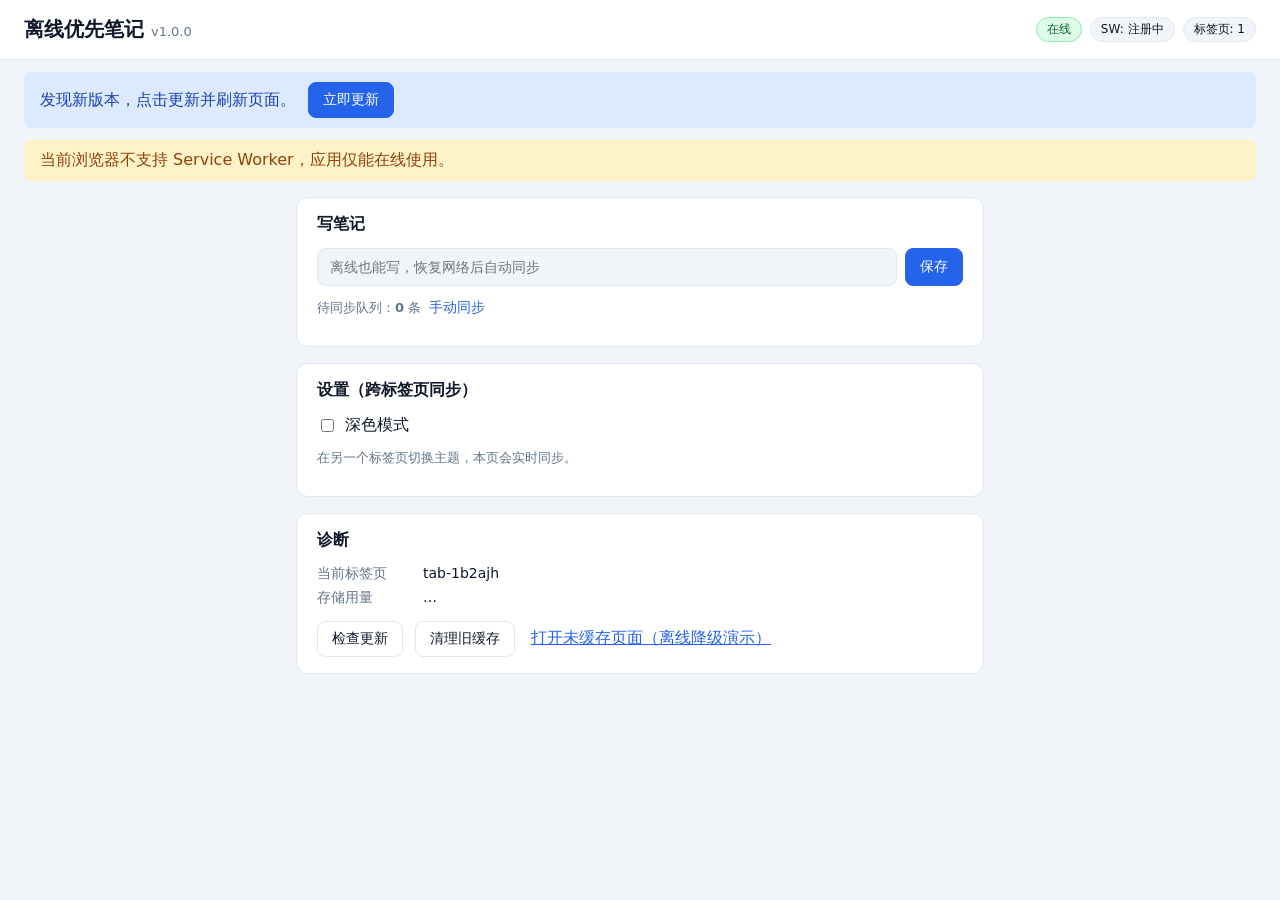
<file: index.html>
<!DOCTYPE html>
<html lang="zh-CN">
<head>
  <meta charset="UTF-8" />
  <meta name="viewport" content="width=device-width, initial-scale=1.0" />
  <meta name="theme-color" content="#2563eb" />
  <link rel="manifest" href="./manifest.webmanifest" />
  <link rel="stylesheet" href="./styles.css" />
  <title>离线优先笔记</title>
</head>
<body>
  <header class="app-header">
    <h1>离线优先笔记 <span id="app-version" class="version"></span></h1>
    <div class="badges">
      <span id="net-status" class="badge">…</span>
      <span class="badge">SW: <span id="sw-status">注册中</span></span>
      <span class="badge">标签页: <span id="tab-count">1</span></span>
    </div>
  </header>

  <div id="update-banner" class="banner" hidden>
    发现新版本，点击更新并刷新页面。
    <button id="update-btn" class="primary">立即更新</button>
  </div>

  <div id="compat-warning" class="banner warn" hidden>
    当前浏览器不支持 Service Worker，应用仅能在线使用。
  </div>

  <main>
    <section class="card">
      <h2>写笔记</h2>
      <form id="note-form">
        <input id="note-input" type="text" placeholder="离线也能写，恢复网络后自动同步" autocomplete="off" />
        <button type="submit" class="primary">保存</button>
      </form>
      <p class="hint">待同步队列：<strong id="outbox-count">0</strong> 条
        <button id="flush-btn" class="link">手动同步</button>
      </p>
      <ul id="notes" class="notes"></ul>
    </section>

    <section class="card">
      <h2>设置（跨标签页同步）</h2>
      <label class="switch-row">
        <input id="theme-toggle" type="checkbox" /> 深色模式
      </label>
      <p class="hint">在另一个标签页切换主题，本页会实时同步。</p>
    </section>

    <section class="card">
      <h2>诊断</h2>
      <dl class="diag">
        <dt>当前标签页</dt><dd id="tab-id"></dd>
        <dt>存储用量</dt><dd id="storage-usage">…</dd>
      </dl>
      <div class="actions">
        <button id="check-update-btn">检查更新</button>
        <button id="clean-cache-btn">清理旧缓存</button>
        <a href="./not-cached-page.html" class="link">打开未缓存页面（离线降级演示）</a>
      </div>
    </section>
  </main>

  <div id="toasts" class="toasts"></div>

  <script src="./version.js"></script>
  <script src="./db.js"></script>
  <script src="./app.js"></script>
</body>
</html>
</file>
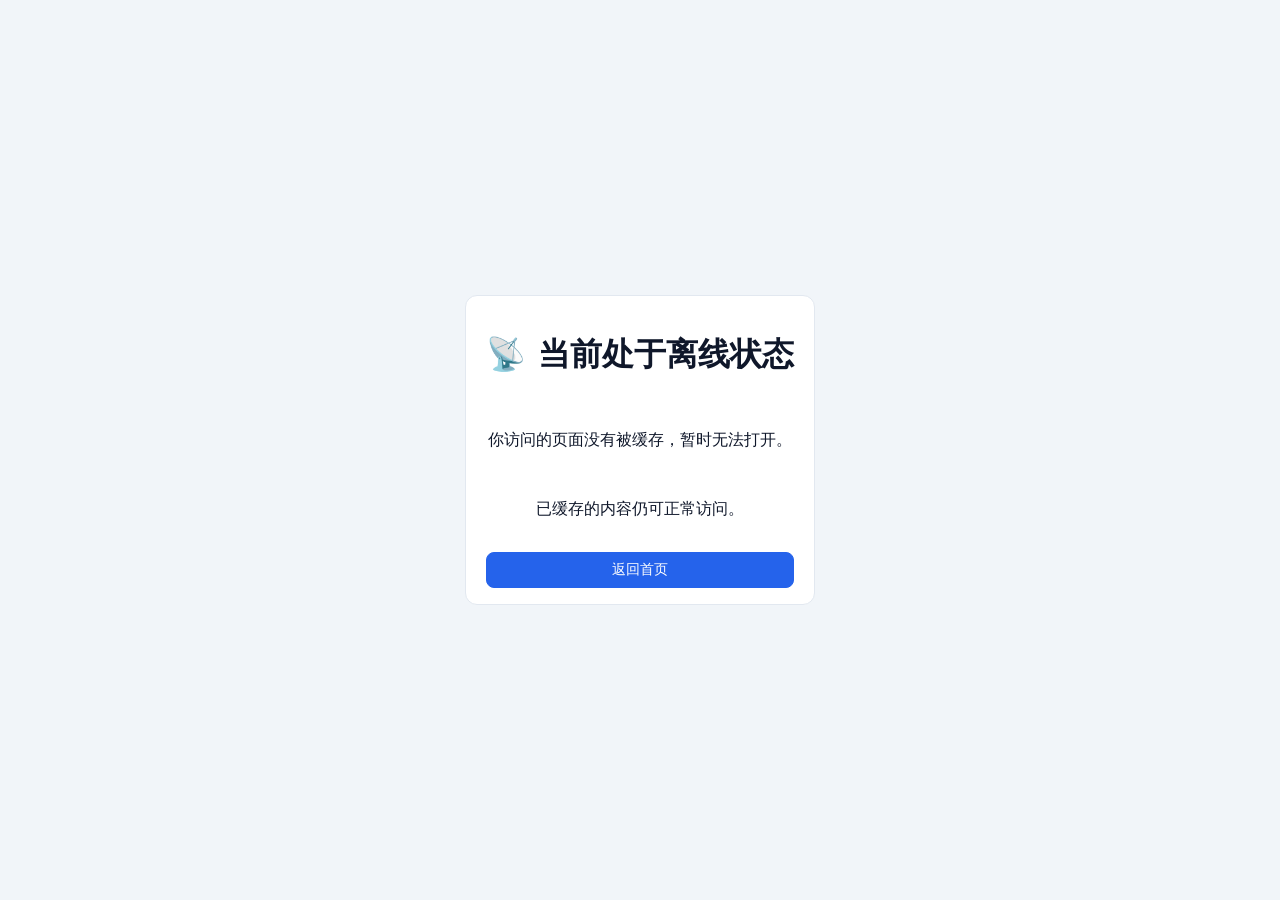
<file: offline.html>
<!DOCTYPE html>
<html lang="zh-CN">
<head>
  <meta charset="UTF-8" />
  <meta name="viewport" content="width=device-width, initial-scale=1.0" />
  <link rel="stylesheet" href="./styles.css" />
  <title>离线 - 页面不可用</title>
</head>
<body class="offline-page">
  <main class="card offline-card">
    <h1>📡 当前处于离线状态</h1>
    <p>你访问的页面没有被缓存，暂时无法打开。</p>
    <p>已缓存的内容仍可正常访问。</p>
    <a href="./" class="primary btn">返回首页</a>
  </main>
</body>
</html>
</file>
<file: styles.css>
:root {
  --bg: #f1f5f9;
  --card: #ffffff;
  --text: #0f172a;
  --muted: #64748b;
  --primary: #2563eb;
  --border: #e2e8f0;
}
body[data-theme="dark"] {
  --bg: #0f172a;
  --card: #1e293b;
  --text: #e2e8f0;
  --muted: #94a3b8;
  --primary: #3b82f6;
  --border: #334155;
}

* { box-sizing: border-box; }
body {
  margin: 0;
  font-family: system-ui, -apple-system, "Segoe UI", sans-serif;
  background: var(--bg);
  color: var(--text);
}

.app-header {
  display: flex;
  flex-wrap: wrap;
  align-items: center;
  justify-content: space-between;
  gap: 8px;
  padding: 16px 24px;
  background: var(--card);
  border-bottom: 1px solid var(--border);
}
.app-header h1 { font-size: 20px; margin: 0; }
.version { color: var(--muted); font-size: 13px; font-weight: normal; }
.badges { display: flex; gap: 8px; flex-wrap: wrap; }

.badge {
  padding: 3px 10px;
  border-radius: 999px;
  font-size: 12px;
  background: var(--bg);
  border: 1px solid var(--border);
}
.badge.online { background: #dcfce7; color: #166534; border-color: #86efac; }
.badge.offline { background: #fee2e2; color: #991b1b; border-color: #fca5a5; }

.banner {
  margin: 12px 24px 0;
  padding: 10px 16px;
  border-radius: 8px;
  background: #dbeafe;
  color: #1e40af;
  display: flex;
  align-items: center;
  gap: 12px;
}
.banner.warn { background: #fef3c7; color: #92400e; }

main {
  max-width: 720px;
  margin: 16px auto;
  padding: 0 16px;
  display: grid;
  gap: 16px;
}
.card {
  background: var(--card);
  border: 1px solid var(--border);
  border-radius: 12px;
  padding: 16px 20px;
}
.card h2 { margin-top: 0; font-size: 16px; }

form { display: flex; gap: 8px; }
input[type="text"] {
  flex: 1;
  padding: 10px 12px;
  border: 1px solid var(--border);
  border-radius: 8px;
  font-size: 14px;
  background: var(--bg);
  color: var(--text);
}
button, .btn {
  padding: 8px 14px;
  border: 1px solid var(--border);
  border-radius: 8px;
  background: var(--card);
  color: var(--text);
  cursor: pointer;
  font-size: 14px;
  text-decoration: none;
  display: inline-block;
}
button.primary, .btn.primary {
  background: var(--primary);
  border-color: var(--primary);
  color: #fff;
}
button.link, a.link {
  border: none;
  background: none;
  color: var(--primary);
  padding: 0 4px;
  cursor: pointer;
}

.hint { color: var(--muted); font-size: 13px; }

.notes { list-style: none; padding: 0; margin: 12px 0 0; }
.note {
  display: flex;
  align-items: center;
  gap: 12px;
  padding: 10px 0;
  border-top: 1px solid var(--border);
}
.note-text { flex: 1; }
.note-meta { color: var(--muted); font-size: 12px; white-space: nowrap; }
.note-del { color: #dc2626; border: none; background: none; cursor: pointer; }

.switch-row { display: flex; align-items: center; gap: 8px; }

.diag { display: grid; grid-template-columns: 100px 1fr; gap: 6px; font-size: 14px; }
.diag dt { color: var(--muted); }
.diag dd { margin: 0; }
.actions { display: flex; gap: 12px; align-items: center; flex-wrap: wrap; margin-top: 12px; }

.toasts {
  position: fixed;
  bottom: 16px;
  right: 16px;
  display: grid;
  gap: 8px;
  max-width: 320px;
}
.toast {
  padding: 10px 14px;
  border-radius: 8px;
  font-size: 13px;
  background: #1e293b;
  color: #fff;
  box-shadow: 0 4px 12px rgba(0, 0, 0, 0.2);
}
.toast-success { background: #166534; }
.toast-warn { background: #b45309; }
.toast-error { background: #b91c1c; }

.offline-page { display: grid; place-items: center; min-height: 100vh; }
.offline-card { max-width: 420px; text-align: center; }
</file>
